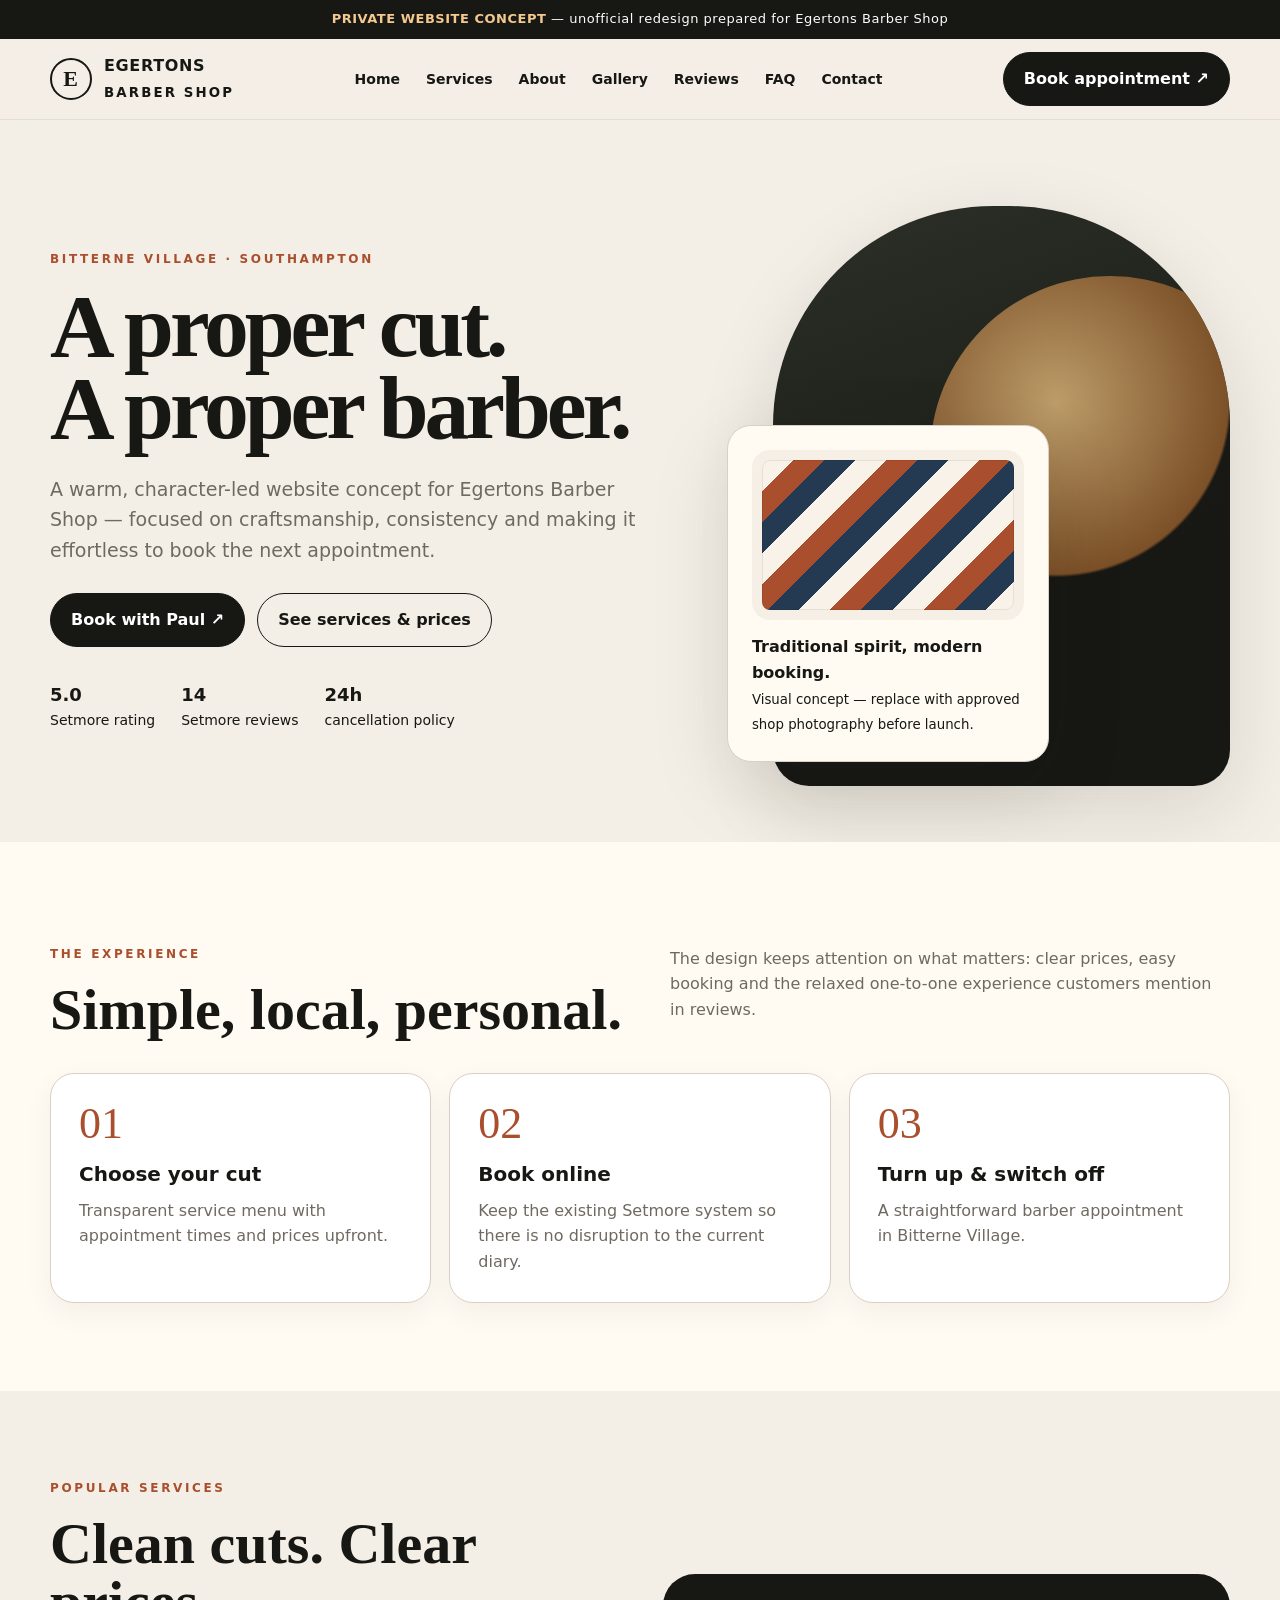
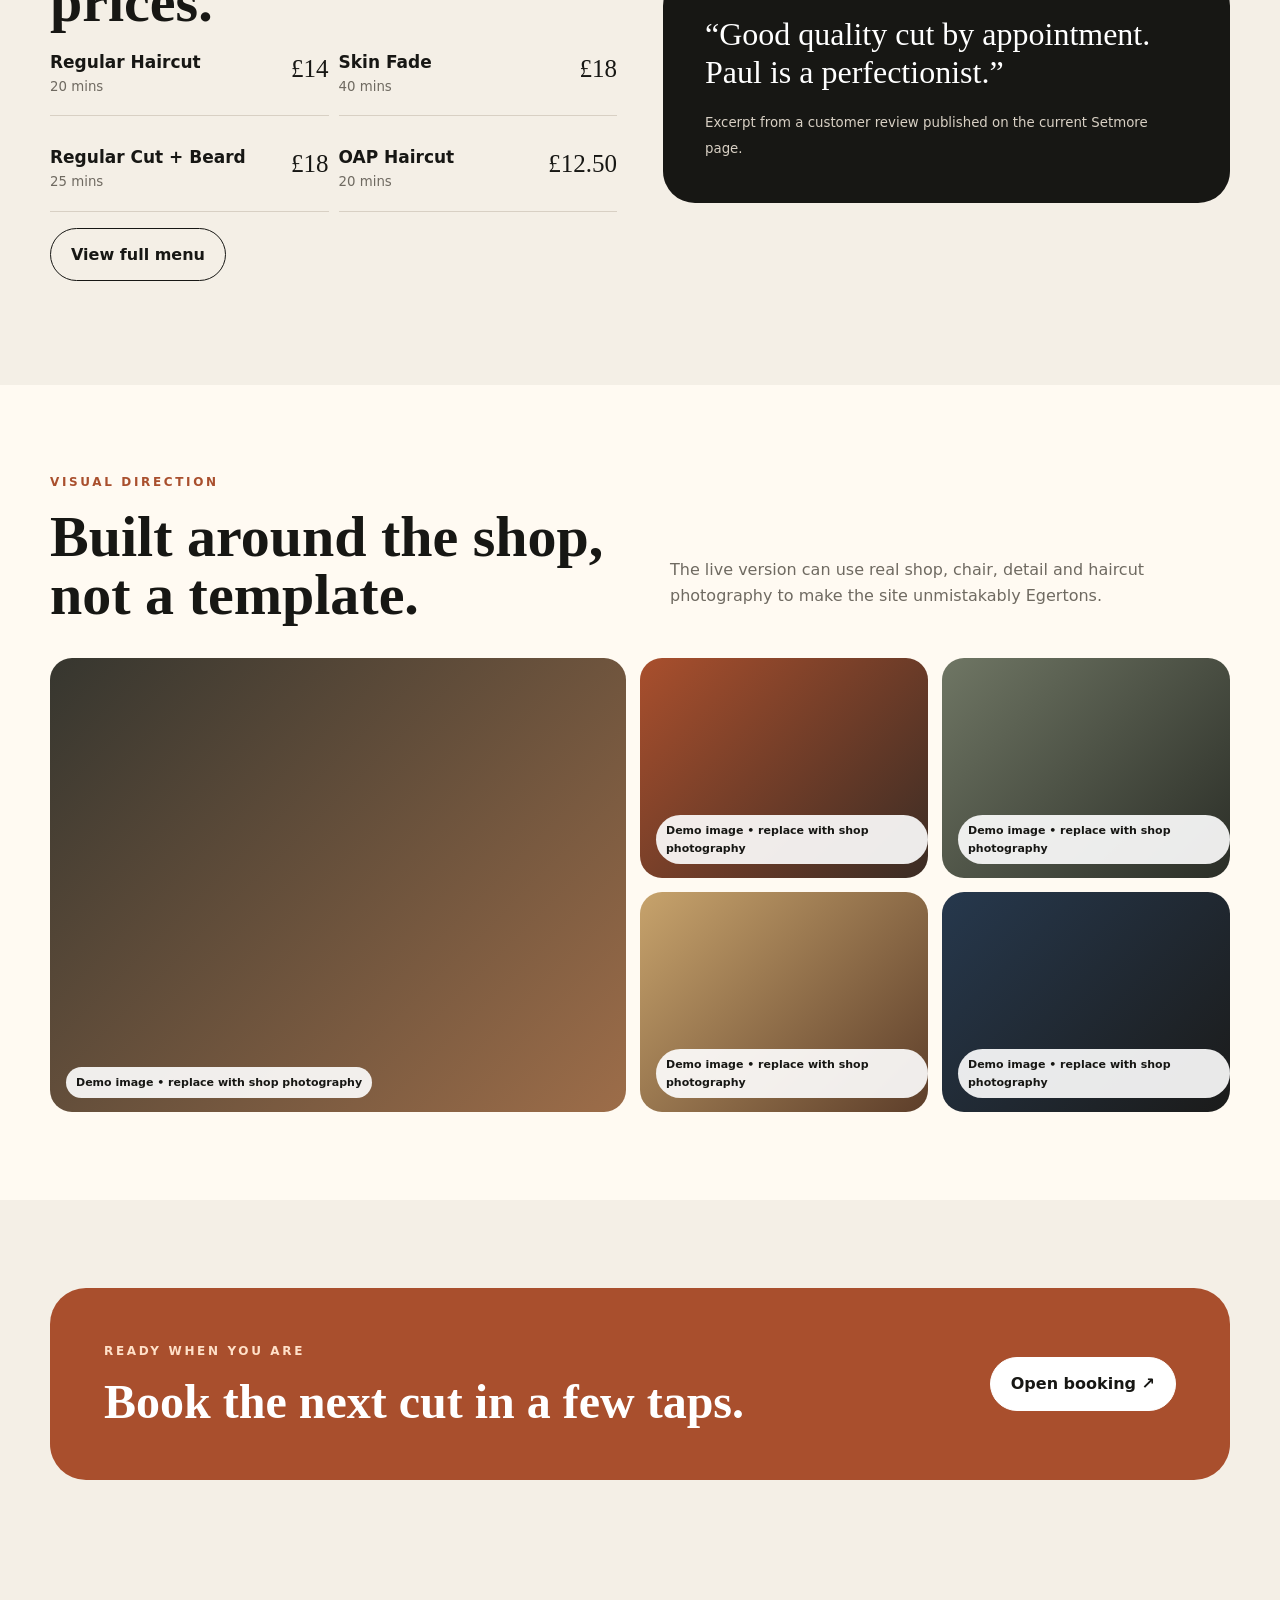
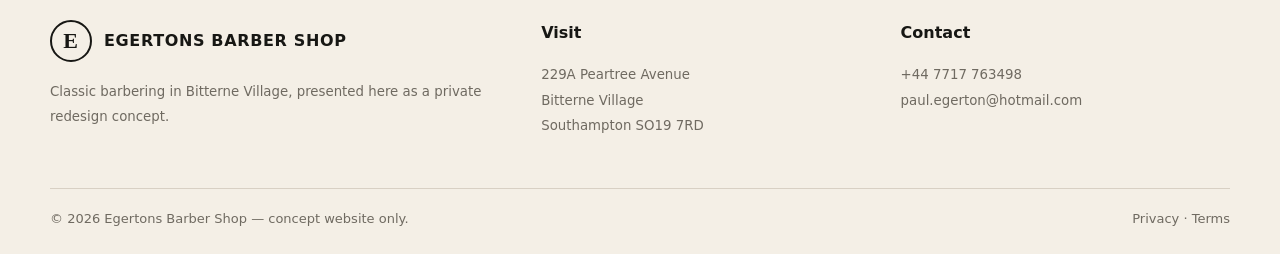
<file: index.html>
<!doctype html>
<html lang="en">

<head>
    <meta charset="utf-8">
    <meta name="viewport" content="width=device-width,initial-scale=1">
    <title>Home | Egertons Barber Shop</title>
    <meta name="description" content="Egertons Barber Shop concept website">
    <link rel="stylesheet" href="assets/css/styles.css">
</head>

<body>
    <div class="demo-bar"><strong>PRIVATE WEBSITE CONCEPT</strong> — unofficial redesign prepared for Egertons Barber
        Shop</div>
    <header class="site-header">
        <div class="container nav"><a class="brand" href="index.html"><span
                    class="mark">E</span><span>EGERTONS<br><small style="font-weight:600;letter-spacing:.16em">BARBER
                        SHOP</small></span></a>
            <nav class="nav-links"><a href="index.html">Home</a><a href="services.html">Services</a><a
                    href="about.html">About</a><a href="gallery.html">Gallery</a><a href="reviews.html">Reviews</a><a
                    href="faq.html">FAQ</a><a href="contact.html">Contact</a></nav><a class="btn btn-dark"
                href="https://barbershop6829.setmore.com/" target="_blank" rel="noopener">Book appointment ↗</a><button
                class="menu" aria-label="Open navigation">☰</button>
        </div>
    </header>
    <main>
        <section class="hero">
            <div class="container hero-grid">
                <div>
                    <div class="eyebrow">Bitterne Village · Southampton</div>
                    <h1>A proper cut.<br>A proper barber.</h1>
                    <p>A warm, character-led website concept for Egertons Barber Shop — focused on craftsmanship,
                        consistency and making it effortless to book the next appointment.</p>
                    <div class="hero-actions"><a class="btn btn-dark" href="https://barbershop6829.setmore.com/"
                            target="_blank" rel="noopener">Book with Paul ↗</a><a class="btn btn-light"
                            href="services.html">See services & prices</a></div>
                    <div class="meta-row">
                        <div><strong>5.0</strong>Setmore rating</div>
                        <div><strong>14</strong>Setmore reviews</div>
                        <div><strong>24h</strong>cancellation policy</div>
                    </div>
                </div>
                <div class="hero-art">
                    <div class="arch"></div>
                    <div class="photo-card">
                        <div class="barber-pole"></div><strong style="display:block;margin-top:14px">Traditional spirit,
                            modern booking.</strong><small>Visual concept — replace with approved shop photography
                            before launch.</small>
                    </div>
                </div>
            </div>
        </section>
        <section class="section alt">
            <div class="container">
                <div class="section-head">
                    <div>
                        <div class="eyebrow">The experience</div>
                        <h2>Simple, local, personal.</h2>
                    </div>
                    <p>The design keeps attention on what matters: clear prices, easy booking and the relaxed one-to-one
                        experience customers mention in reviews.</p>
                </div>
                <div class="cards">
                    <article class="card">
                        <div class="num">01</div>
                        <h3>Choose your cut</h3>
                        <p>Transparent service menu with appointment times and prices upfront.</p>
                    </article>
                    <article class="card">
                        <div class="num">02</div>
                        <h3>Book online</h3>
                        <p>Keep the existing Setmore system so there is no disruption to the current diary.</p>
                    </article>
                    <article class="card">
                        <div class="num">03</div>
                        <h3>Turn up & switch off</h3>
                        <p>A straightforward barber appointment in Bitterne Village.</p>
                    </article>
                </div>
            </div>
        </section>
        <section class="section">
            <div class="container split">
                <div>
                    <div class="eyebrow">Popular services</div>
                    <h2>Clean cuts. Clear prices.</h2>
                    <div class="service-list">
                        <div class="service"><span><strong>Regular Haircut</strong><small>20 mins</small></span><span
                                class="price">£14</span></div>
                        <div class="service"><span><strong>Skin Fade</strong><small>40 mins</small></span><span
                                class="price">£18</span></div>
                        <div class="service"><span><strong>Regular Cut + Beard</strong><small>25
                                    mins</small></span><span class="price">£18</span></div>
                        <div class="service"><span><strong>OAP Haircut</strong><small>20 mins</small></span><span
                                class="price">£12.50</span></div>
                    </div>
                    <p><a class="btn btn-light" href="services.html">View full menu</a></p>
                </div>
                <div class="quote">
                    <p>“Good quality cut by appointment. Paul is a perfectionist.”</p><small>Excerpt from a customer
                        review published on the current Setmore page.</small>
                </div>
            </div>
        </section>
        <section class="section alt">
            <div class="container">
                <div class="section-head">
                    <div>
                        <div class="eyebrow">Visual direction</div>
                        <h2>Built around the shop, not a template.</h2>
                    </div>
                    <p>The live version can use real shop, chair, detail and haircut photography to make the site
                        unmistakably Egertons.</p>
                </div>
                <div class="gallery-grid">
                    <div class="shot"></div>
                    <div class="shot"></div>
                    <div class="shot"></div>
                    <div class="shot"></div>
                    <div class="shot"></div>
                </div>
            </div>
        </section>
        <section class="section">
            <div class="container cta">
                <div>
                    <div class="eyebrow" style="color:#ffe0c8">Ready when you are</div>
                    <h2>Book the next cut in a few taps.</h2>
                </div><a class="btn" style="background:#fff;border-color:#fff;color:#171714"
                    href="https://barbershop6829.setmore.com/" target="_blank" rel="noopener">Open booking ↗</a>
            </div>
        </section>
    </main>
    <footer class="footer">
        <div class="container">
            <div class="footer-grid">
                <div>
                    <div class="brand"><span class="mark">E</span><span>EGERTONS BARBER SHOP</span></div>
                    <p><small>Classic barbering in Bitterne Village, presented here as a private redesign
                            concept.</small></p>
                </div>
                <div><strong>Visit</strong>
                    <p><small>229A Peartree Avenue<br>Bitterne Village<br>Southampton SO19 7RD</small></p>
                </div>
                <div><strong>Contact</strong>
                    <p><small>+44 7717 763498<br>paul.egerton@hotmail.com</small></p>
                </div>
            </div>
            <div class="subfooter"><span>© 2026 Egertons Barber Shop — concept website only.</span><span><a
                        href="privacy.html">Privacy</a> · <a href="terms.html">Terms</a></span></div>
        </div>
    </footer><a class="btn btn-dark mobile-book" href="https://barbershop6829.setmore.com/" target="_blank"
        rel="noopener">Book appointment ↗</a>
    <script src="assets/js/site.js"></script>
</body>

</html>
</file>
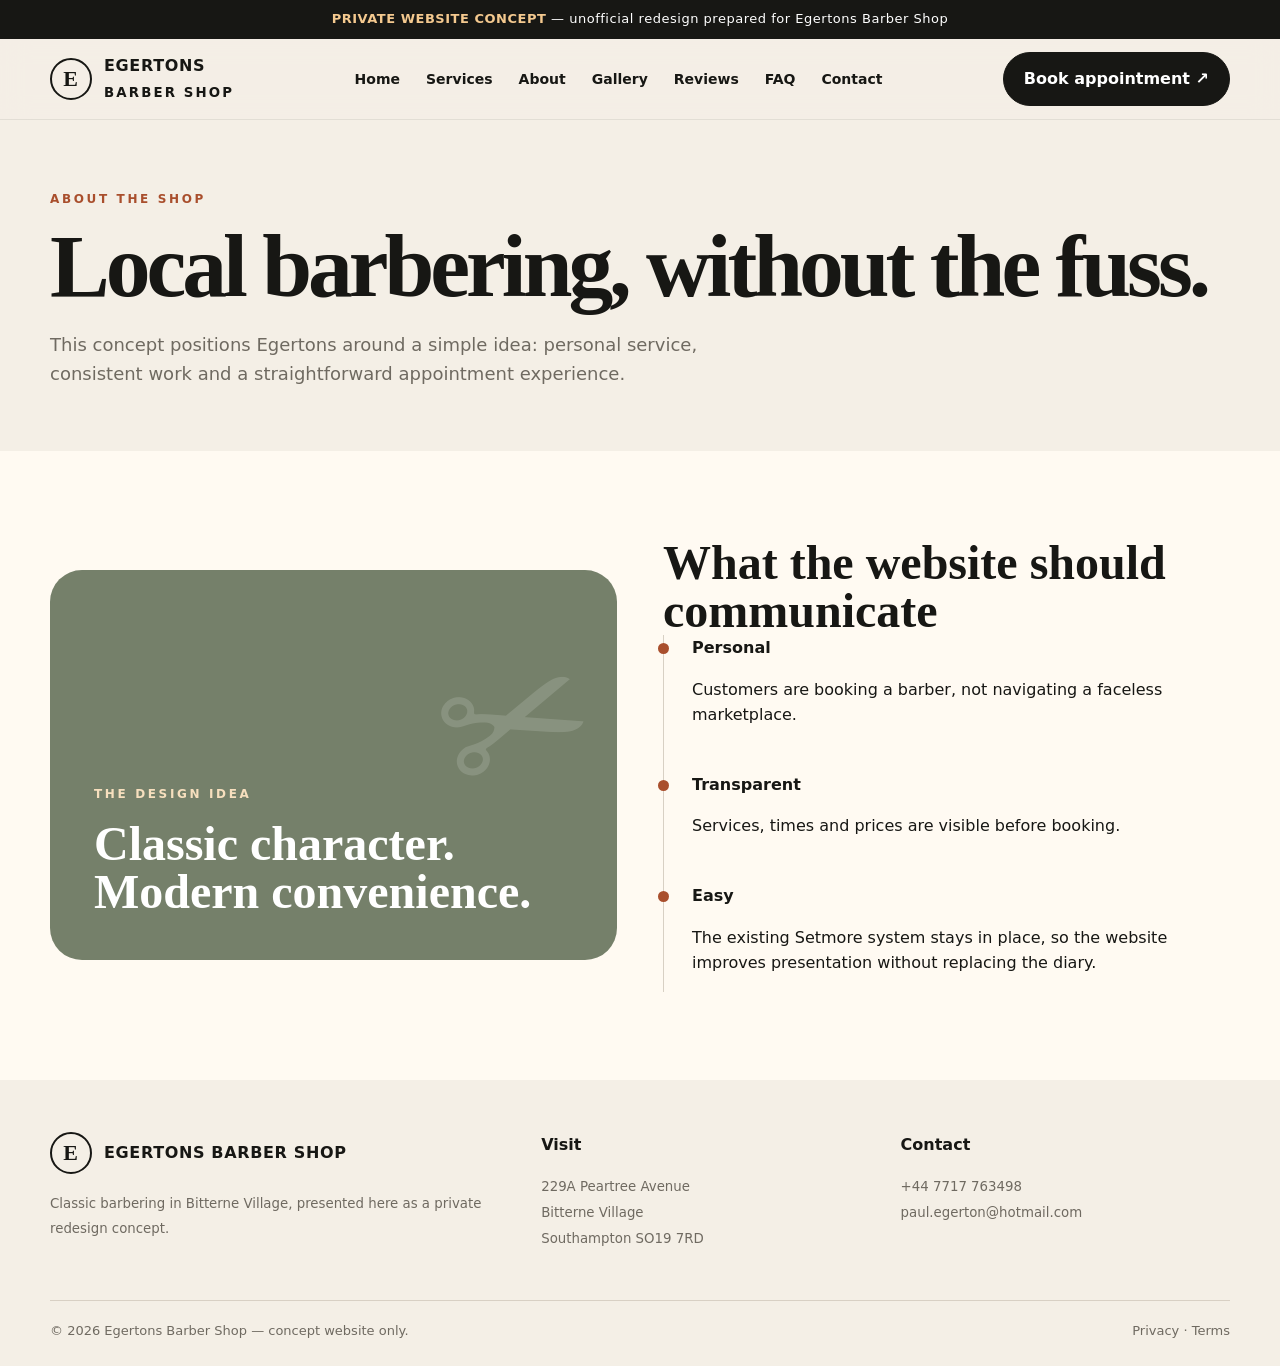
<file: about.html>
<!doctype html>
<html lang="en">

<head>
    <meta charset="utf-8">
    <meta name="viewport" content="width=device-width,initial-scale=1">
    <title>About | Egertons Barber Shop</title>
    <meta name="description" content="Egertons Barber Shop concept website">
    <link rel="stylesheet" href="assets/css/styles.css">
</head>

<body>
    <div class="demo-bar"><strong>PRIVATE WEBSITE CONCEPT</strong> — unofficial redesign prepared for Egertons Barber
        Shop</div>
    <header class="site-header">
        <div class="container nav"><a class="brand" href="index.html"><span
                    class="mark">E</span><span>EGERTONS<br><small style="font-weight:600;letter-spacing:.16em">BARBER
                        SHOP</small></span></a>
            <nav class="nav-links"><a href="index.html">Home</a><a href="services.html">Services</a><a
                    href="about.html">About</a><a href="gallery.html">Gallery</a><a href="reviews.html">Reviews</a><a
                    href="faq.html">FAQ</a><a href="contact.html">Contact</a></nav><a class="btn btn-dark"
                href="https://barbershop6829.setmore.com/" target="_blank" rel="noopener">Book appointment ↗</a><button
                class="menu" aria-label="Open navigation">☰</button>
        </div>
    </header>
    <main>
        <section class="page-hero">
            <div class="container">
                <div class="eyebrow">About the shop</div>
                <h1>Local barbering, without the fuss.</h1>
                <p>This concept positions Egertons around a simple idea: personal service, consistent work and a
                    straightforward appointment experience.</p>
            </div>
        </section>
        <section class="section alt">
            <div class="container split">
                <div class="feature-box">
                    <div class="eyebrow" style="color:#f7dfbe">The design idea</div>
                    <h2 style="font-family:Georgia,serif;font-size:48px;margin:0">Classic character.<br>Modern
                        convenience.</h2>
                </div>
                <div>
                    <h2 style="font-family:Georgia,serif;font-size:48px">What the website should communicate</h2>
                    <div class="timeline">
                        <article><strong>Personal</strong>
                            <p>Customers are booking a barber, not navigating a faceless marketplace.</p>
                        </article>
                        <article><strong>Transparent</strong>
                            <p>Services, times and prices are visible before booking.</p>
                        </article>
                        <article><strong>Easy</strong>
                            <p>The existing Setmore system stays in place, so the website improves presentation without
                                replacing the diary.</p>
                        </article>
                    </div>
                </div>
            </div>
        </section>
    </main>
    <footer class="footer">
        <div class="container">
            <div class="footer-grid">
                <div>
                    <div class="brand"><span class="mark">E</span><span>EGERTONS BARBER SHOP</span></div>
                    <p><small>Classic barbering in Bitterne Village, presented here as a private redesign
                            concept.</small></p>
                </div>
                <div><strong>Visit</strong>
                    <p><small>229A Peartree Avenue<br>Bitterne Village<br>Southampton SO19 7RD</small></p>
                </div>
                <div><strong>Contact</strong>
                    <p><small>+44 7717 763498<br>paul.egerton@hotmail.com</small></p>
                </div>
            </div>
            <div class="subfooter"><span>© 2026 Egertons Barber Shop — concept website only.</span><span><a
                        href="privacy.html">Privacy</a> · <a href="terms.html">Terms</a></span></div>
        </div>
    </footer><a class="btn btn-dark mobile-book" href="https://barbershop6829.setmore.com/" target="_blank"
        rel="noopener">Book appointment ↗</a>
    <script src="assets/js/site.js"></script>
</body>

</html>
</file>
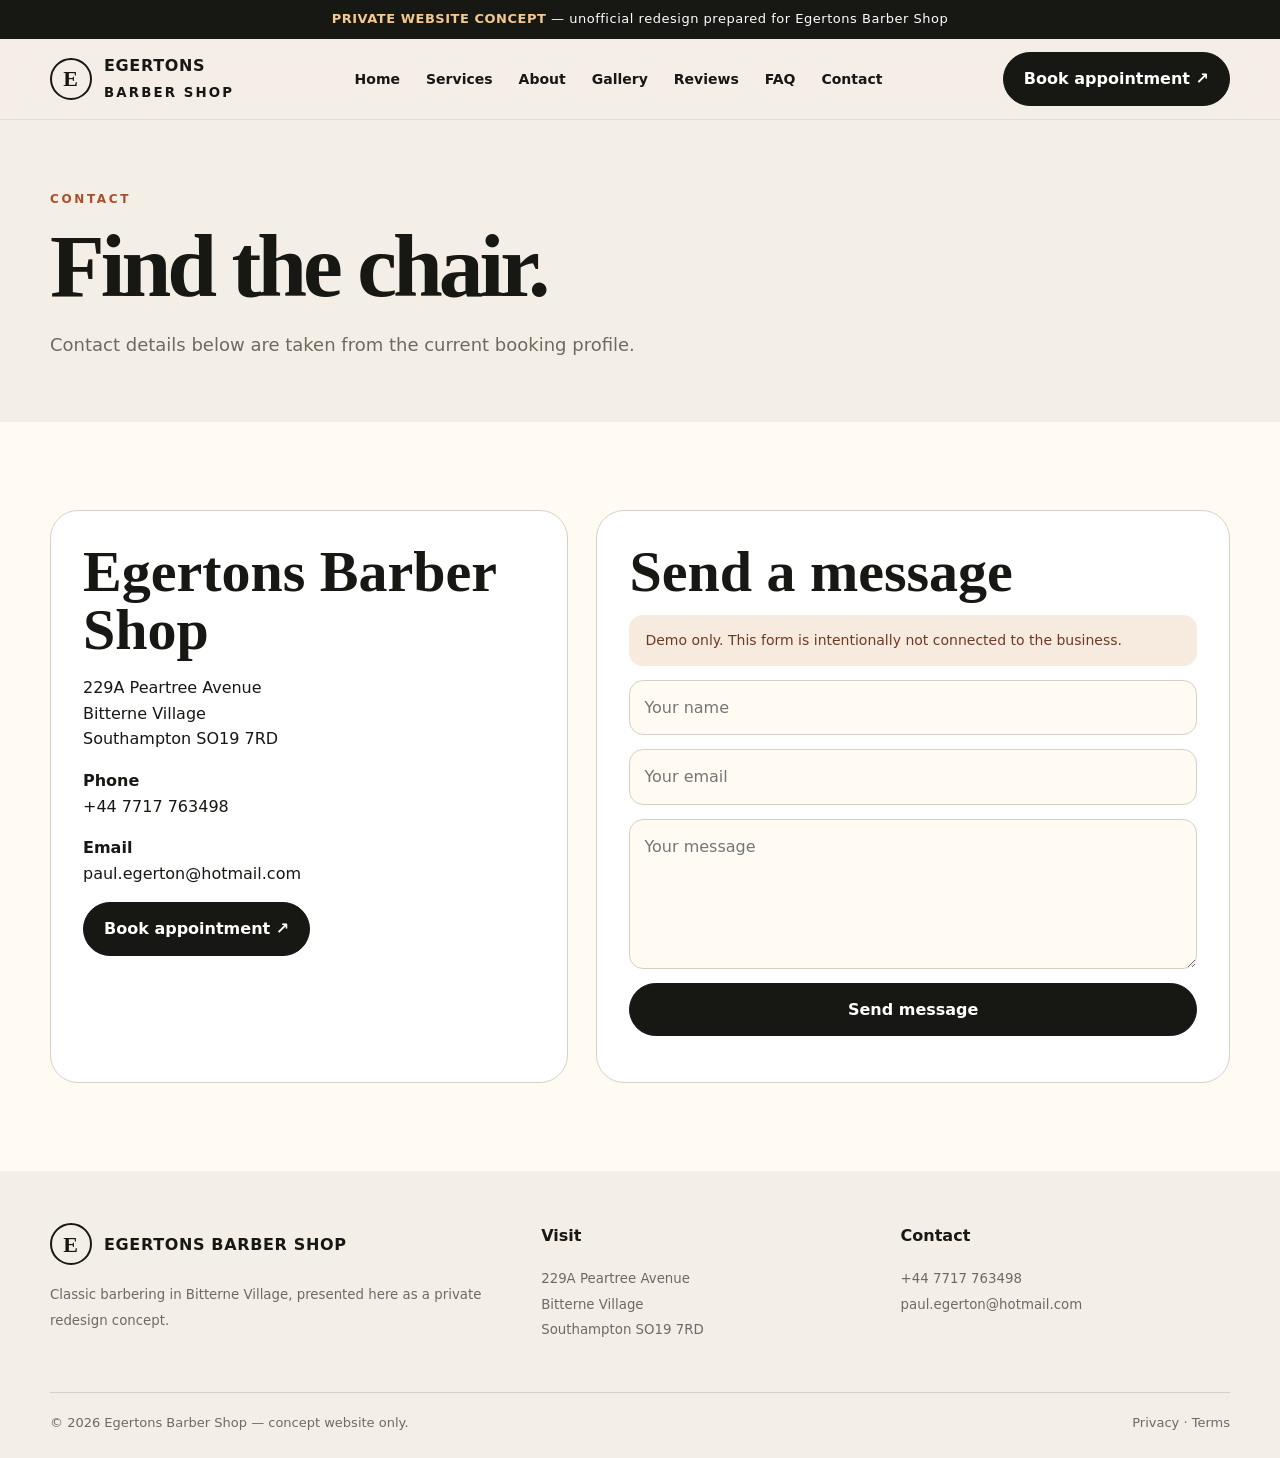
<file: contact.html>
<!doctype html>
<html lang="en">

<head>
    <meta charset="utf-8">
    <meta name="viewport" content="width=device-width,initial-scale=1">
    <title>Contact | Egertons Barber Shop</title>
    <meta name="description" content="Egertons Barber Shop concept website">
    <link rel="stylesheet" href="assets/css/styles.css">
</head>

<body>
    <div class="demo-bar"><strong>PRIVATE WEBSITE CONCEPT</strong> — unofficial redesign prepared for Egertons Barber
        Shop</div>
    <header class="site-header">
        <div class="container nav"><a class="brand" href="index.html"><span
                    class="mark">E</span><span>EGERTONS<br><small style="font-weight:600;letter-spacing:.16em">BARBER
                        SHOP</small></span></a>
            <nav class="nav-links"><a href="index.html">Home</a><a href="services.html">Services</a><a
                    href="about.html">About</a><a href="gallery.html">Gallery</a><a href="reviews.html">Reviews</a><a
                    href="faq.html">FAQ</a><a href="contact.html">Contact</a></nav><a class="btn btn-dark"
                href="https://barbershop6829.setmore.com/" target="_blank" rel="noopener">Book appointment ↗</a><button
                class="menu" aria-label="Open navigation">☰</button>
        </div>
    </header>
    <main>
        <section class="page-hero">
            <div class="container">
                <div class="eyebrow">Contact</div>
                <h1>Find the chair.</h1>
                <p>Contact details below are taken from the current booking profile.</p>
            </div>
        </section>
        <section class="section alt">
            <div class="container contact-grid">
                <div class="panel">
                    <h2 style="font-family:Georgia,serif">Egertons Barber Shop</h2>
                    <p>229A Peartree Avenue<br>Bitterne Village<br>Southampton SO19 7RD</p>
                    <p><strong>Phone</strong><br><a href="tel:+447717763498">+44 7717 763498</a></p>
                    <p><strong>Email</strong><br><a href="mailto:paul.egerton@hotmail.com">paul.egerton@hotmail.com</a>
                    </p><a class="btn btn-dark" href="https://barbershop6829.setmore.com/" target="_blank">Book
                        appointment ↗</a>
                </div>
                <div class="panel">
                    <h2 style="font-family:Georgia,serif">Send a message</h2>
                    <p class="notice">Demo only. This form is intentionally not connected to the business.</p>
                    <form class="form" id="contact-form"><input required placeholder="Your name"><input required
                            type="email" placeholder="Your email"><textarea required
                            placeholder="Your message"></textarea><button class="btn btn-dark" type="submit">Send
                            message</button>
                        <div id="form-msg" aria-live="polite"></div>
                    </form>
                </div>
            </div>
        </section>
    </main>
    <footer class="footer">
        <div class="container">
            <div class="footer-grid">
                <div>
                    <div class="brand"><span class="mark">E</span><span>EGERTONS BARBER SHOP</span></div>
                    <p><small>Classic barbering in Bitterne Village, presented here as a private redesign
                            concept.</small></p>
                </div>
                <div><strong>Visit</strong>
                    <p><small>229A Peartree Avenue<br>Bitterne Village<br>Southampton SO19 7RD</small></p>
                </div>
                <div><strong>Contact</strong>
                    <p><small>+44 7717 763498<br>paul.egerton@hotmail.com</small></p>
                </div>
            </div>
            <div class="subfooter"><span>© 2026 Egertons Barber Shop — concept website only.</span><span><a
                        href="privacy.html">Privacy</a> · <a href="terms.html">Terms</a></span></div>
        </div>
    </footer><a class="btn btn-dark mobile-book" href="https://barbershop6829.setmore.com/" target="_blank"
        rel="noopener">Book appointment ↗</a>
    <script src="assets/js/site.js"></script>
</body>

</html>
</file>
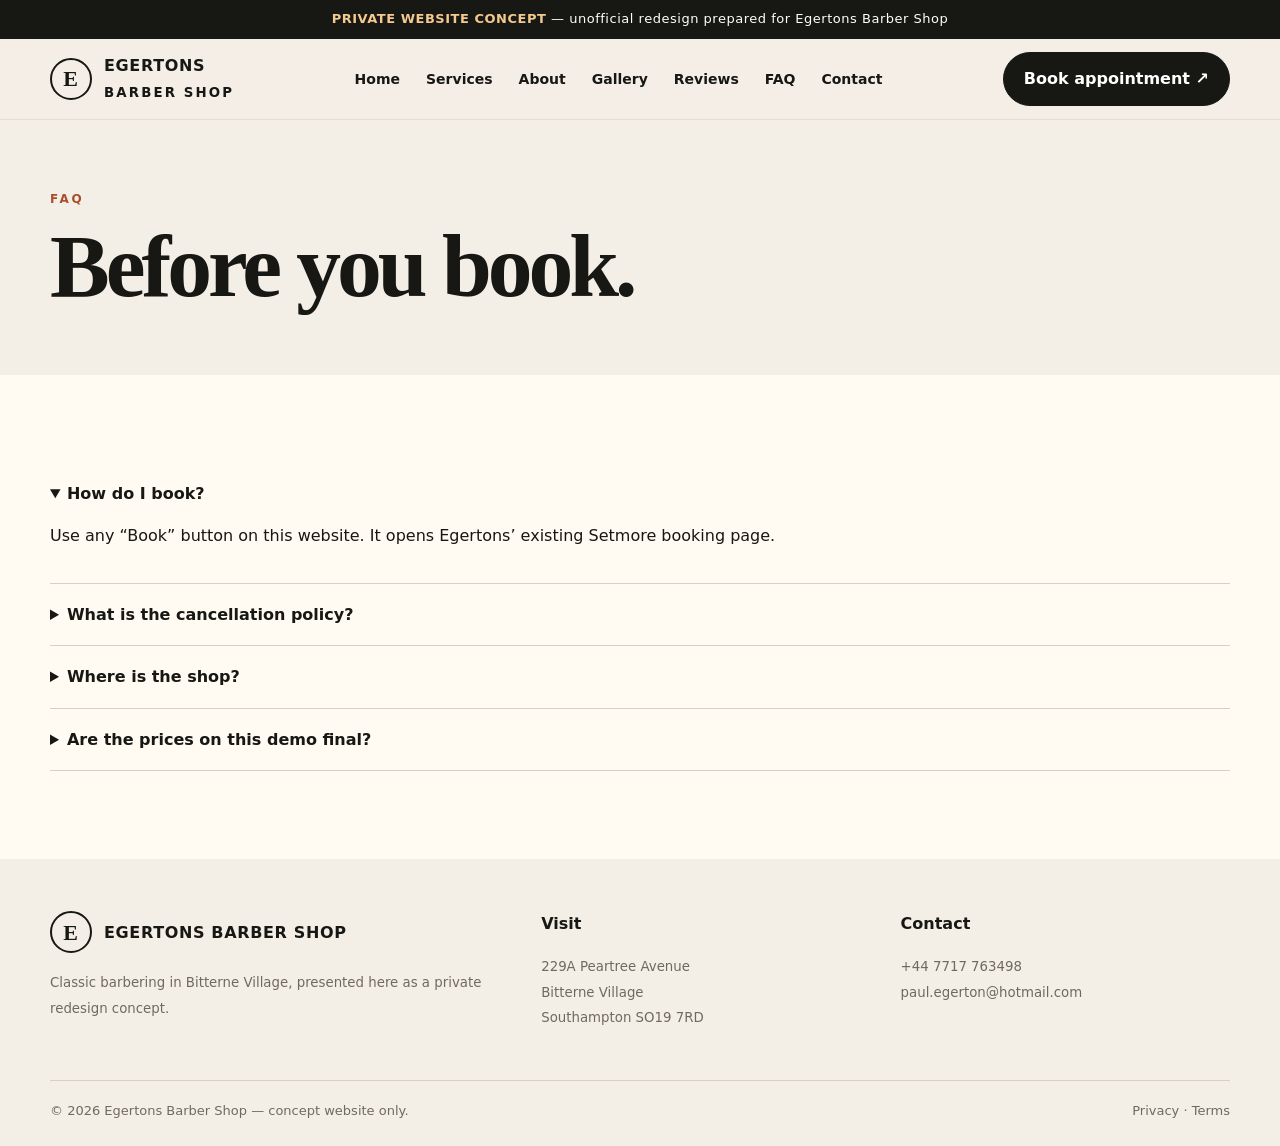
<file: faq.html>
<!doctype html>
<html lang="en">

<head>
    <meta charset="utf-8">
    <meta name="viewport" content="width=device-width,initial-scale=1">
    <title>FAQ | Egertons Barber Shop</title>
    <meta name="description" content="Egertons Barber Shop concept website">
    <link rel="stylesheet" href="assets/css/styles.css">
</head>

<body>
    <div class="demo-bar"><strong>PRIVATE WEBSITE CONCEPT</strong> — unofficial redesign prepared for Egertons Barber
        Shop</div>
    <header class="site-header">
        <div class="container nav"><a class="brand" href="index.html"><span
                    class="mark">E</span><span>EGERTONS<br><small style="font-weight:600;letter-spacing:.16em">BARBER
                        SHOP</small></span></a>
            <nav class="nav-links"><a href="index.html">Home</a><a href="services.html">Services</a><a
                    href="about.html">About</a><a href="gallery.html">Gallery</a><a href="reviews.html">Reviews</a><a
                    href="faq.html">FAQ</a><a href="contact.html">Contact</a></nav><a class="btn btn-dark"
                href="https://barbershop6829.setmore.com/" target="_blank" rel="noopener">Book appointment ↗</a><button
                class="menu" aria-label="Open navigation">☰</button>
        </div>
    </header>
    <main>
        <section class="page-hero">
            <div class="container">
                <div class="eyebrow">FAQ</div>
                <h1>Before you book.</h1>
            </div>
        </section>
        <section class="section alt">
            <div class="container faq">
                <details open>
                    <summary>How do I book?</summary>
                    <p>Use any “Book” button on this website. It opens Egertons’ existing Setmore booking page.</p>
                </details>
                <details>
                    <summary>What is the cancellation policy?</summary>
                    <p>The current Setmore page states that missed appointments or cancellations with less than 24
                        hours’ notice are fully chargeable.</p>
                </details>
                <details>
                    <summary>Where is the shop?</summary>
                    <p>229A Peartree Avenue, Bitterne Village, Southampton SO19 7RD.</p>
                </details>
                <details>
                    <summary>Are the prices on this demo final?</summary>
                    <p>They reflect the current Setmore listing, but should be reconfirmed with the business before
                        publishing an official site.</p>
                </details>
            </div>
        </section>
    </main>
    <footer class="footer">
        <div class="container">
            <div class="footer-grid">
                <div>
                    <div class="brand"><span class="mark">E</span><span>EGERTONS BARBER SHOP</span></div>
                    <p><small>Classic barbering in Bitterne Village, presented here as a private redesign
                            concept.</small></p>
                </div>
                <div><strong>Visit</strong>
                    <p><small>229A Peartree Avenue<br>Bitterne Village<br>Southampton SO19 7RD</small></p>
                </div>
                <div><strong>Contact</strong>
                    <p><small>+44 7717 763498<br>paul.egerton@hotmail.com</small></p>
                </div>
            </div>
            <div class="subfooter"><span>© 2026 Egertons Barber Shop — concept website only.</span><span><a
                        href="privacy.html">Privacy</a> · <a href="terms.html">Terms</a></span></div>
        </div>
    </footer><a class="btn btn-dark mobile-book" href="https://barbershop6829.setmore.com/" target="_blank"
        rel="noopener">Book appointment ↗</a>
    <script src="assets/js/site.js"></script>
</body>

</html>
</file>
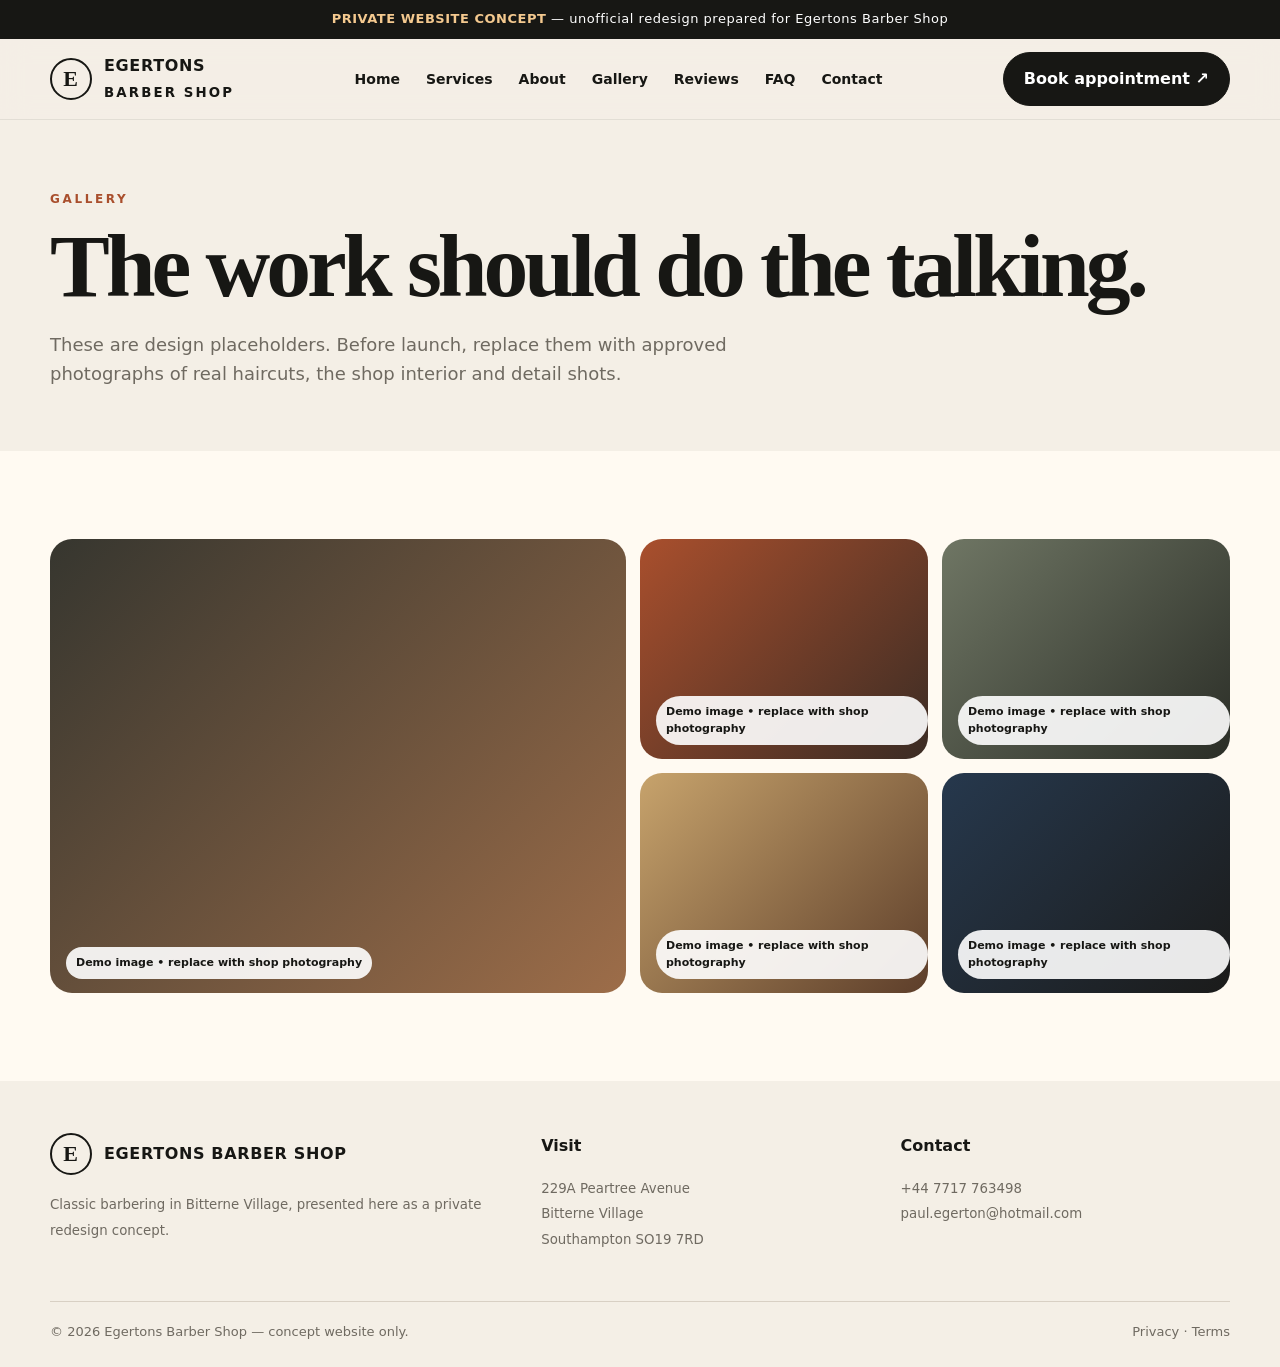
<file: gallery.html>
<!doctype html>
<html lang="en">

<head>
    <meta charset="utf-8">
    <meta name="viewport" content="width=device-width,initial-scale=1">
    <title>Gallery | Egertons Barber Shop</title>
    <meta name="description" content="Egertons Barber Shop concept website">
    <link rel="stylesheet" href="assets/css/styles.css">
</head>

<body>
    <div class="demo-bar"><strong>PRIVATE WEBSITE CONCEPT</strong> — unofficial redesign prepared for Egertons Barber
        Shop</div>
    <header class="site-header">
        <div class="container nav"><a class="brand" href="index.html"><span
                    class="mark">E</span><span>EGERTONS<br><small style="font-weight:600;letter-spacing:.16em">BARBER
                        SHOP</small></span></a>
            <nav class="nav-links"><a href="index.html">Home</a><a href="services.html">Services</a><a
                    href="about.html">About</a><a href="gallery.html">Gallery</a><a href="reviews.html">Reviews</a><a
                    href="faq.html">FAQ</a><a href="contact.html">Contact</a></nav><a class="btn btn-dark"
                href="https://barbershop6829.setmore.com/" target="_blank" rel="noopener">Book appointment ↗</a><button
                class="menu" aria-label="Open navigation">☰</button>
        </div>
    </header>
    <main>
        <section class="page-hero">
            <div class="container">
                <div class="eyebrow">Gallery</div>
                <h1>The work should do the talking.</h1>
                <p>These are design placeholders. Before launch, replace them with approved photographs of real
                    haircuts, the shop interior and detail shots.</p>
            </div>
        </section>
        <section class="section alt">
            <div class="container">
                <div class="gallery-grid">
                    <div class="shot"></div>
                    <div class="shot"></div>
                    <div class="shot"></div>
                    <div class="shot"></div>
                    <div class="shot"></div>
                </div>
            </div>
        </section>
    </main>
    <footer class="footer">
        <div class="container">
            <div class="footer-grid">
                <div>
                    <div class="brand"><span class="mark">E</span><span>EGERTONS BARBER SHOP</span></div>
                    <p><small>Classic barbering in Bitterne Village, presented here as a private redesign
                            concept.</small></p>
                </div>
                <div><strong>Visit</strong>
                    <p><small>229A Peartree Avenue<br>Bitterne Village<br>Southampton SO19 7RD</small></p>
                </div>
                <div><strong>Contact</strong>
                    <p><small>+44 7717 763498<br>paul.egerton@hotmail.com</small></p>
                </div>
            </div>
            <div class="subfooter"><span>© 2026 Egertons Barber Shop — concept website only.</span><span><a
                        href="privacy.html">Privacy</a> · <a href="terms.html">Terms</a></span></div>
        </div>
    </footer><a class="btn btn-dark mobile-book" href="https://barbershop6829.setmore.com/" target="_blank"
        rel="noopener">Book appointment ↗</a>
    <script src="assets/js/site.js"></script>
</body>

</html>
</file>
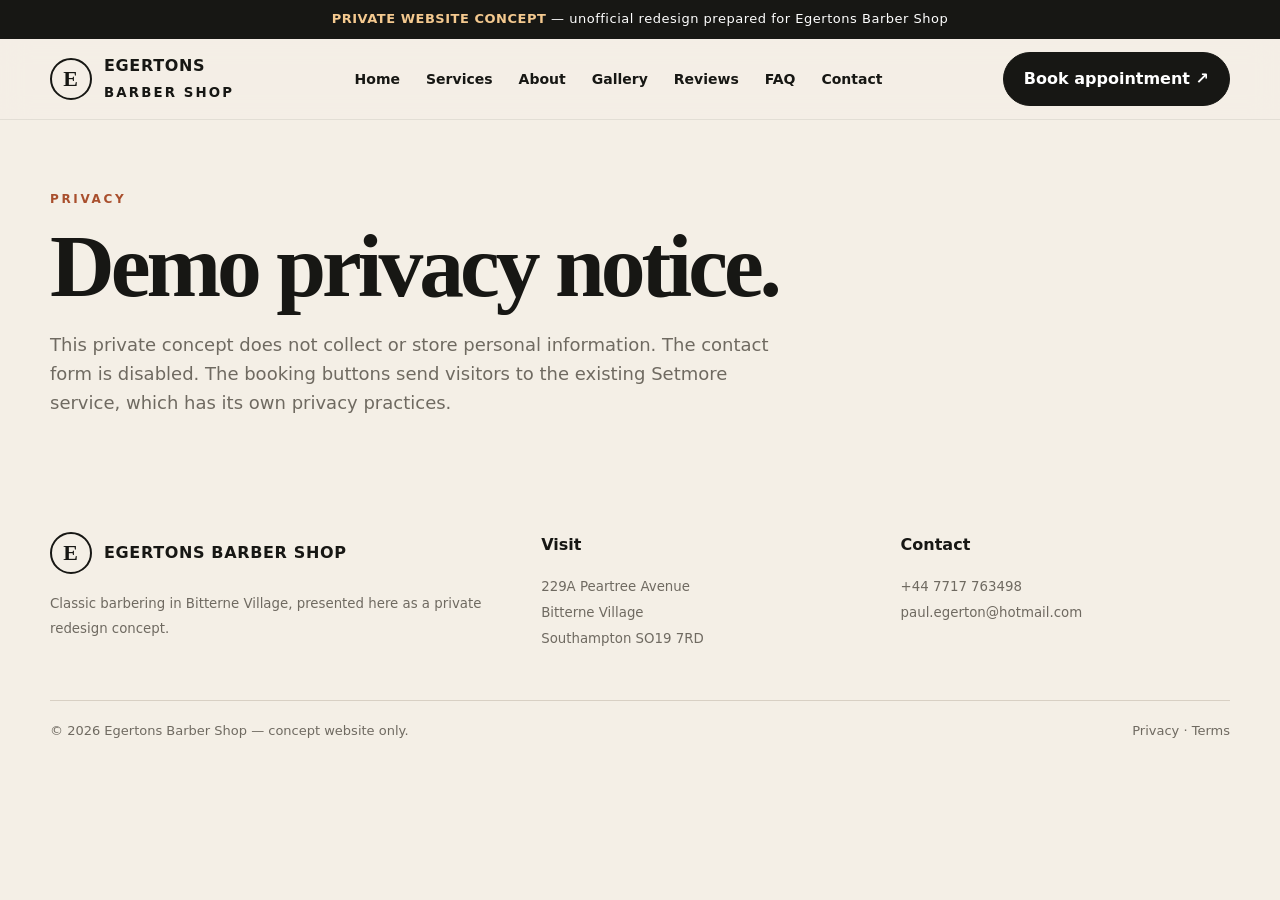
<file: privacy.html>
<!doctype html>
<html lang="en">

<head>
    <meta charset="utf-8">
    <meta name="viewport" content="width=device-width,initial-scale=1">
    <title>Privacy | Egertons Barber Shop</title>
    <meta name="description" content="Egertons Barber Shop concept website">
    <link rel="stylesheet" href="assets/css/styles.css">
</head>

<body>
    <div class="demo-bar"><strong>PRIVATE WEBSITE CONCEPT</strong> — unofficial redesign prepared for Egertons Barber
        Shop</div>
    <header class="site-header">
        <div class="container nav"><a class="brand" href="index.html"><span
                    class="mark">E</span><span>EGERTONS<br><small style="font-weight:600;letter-spacing:.16em">BARBER
                        SHOP</small></span></a>
            <nav class="nav-links"><a href="index.html">Home</a><a href="services.html">Services</a><a
                    href="about.html">About</a><a href="gallery.html">Gallery</a><a href="reviews.html">Reviews</a><a
                    href="faq.html">FAQ</a><a href="contact.html">Contact</a></nav><a class="btn btn-dark"
                href="https://barbershop6829.setmore.com/" target="_blank" rel="noopener">Book appointment ↗</a><button
                class="menu" aria-label="Open navigation">☰</button>
        </div>
    </header>
    <main>
        <section class="page-hero">
            <div class="container">
                <div class="eyebrow">Privacy</div>
                <h1>Demo privacy notice.</h1>
                <p>This private concept does not collect or store personal information. The contact form is disabled.
                    The booking buttons send visitors to the existing Setmore service, which has its own privacy
                    practices.</p>
            </div>
        </section>
    </main>
    <footer class="footer">
        <div class="container">
            <div class="footer-grid">
                <div>
                    <div class="brand"><span class="mark">E</span><span>EGERTONS BARBER SHOP</span></div>
                    <p><small>Classic barbering in Bitterne Village, presented here as a private redesign
                            concept.</small></p>
                </div>
                <div><strong>Visit</strong>
                    <p><small>229A Peartree Avenue<br>Bitterne Village<br>Southampton SO19 7RD</small></p>
                </div>
                <div><strong>Contact</strong>
                    <p><small>+44 7717 763498<br>paul.egerton@hotmail.com</small></p>
                </div>
            </div>
            <div class="subfooter"><span>© 2026 Egertons Barber Shop — concept website only.</span><span><a
                        href="privacy.html">Privacy</a> · <a href="terms.html">Terms</a></span></div>
        </div>
    </footer><a class="btn btn-dark mobile-book" href="https://barbershop6829.setmore.com/" target="_blank"
        rel="noopener">Book appointment ↗</a>
    <script src="assets/js/site.js"></script>
</body>

</html>
</file>
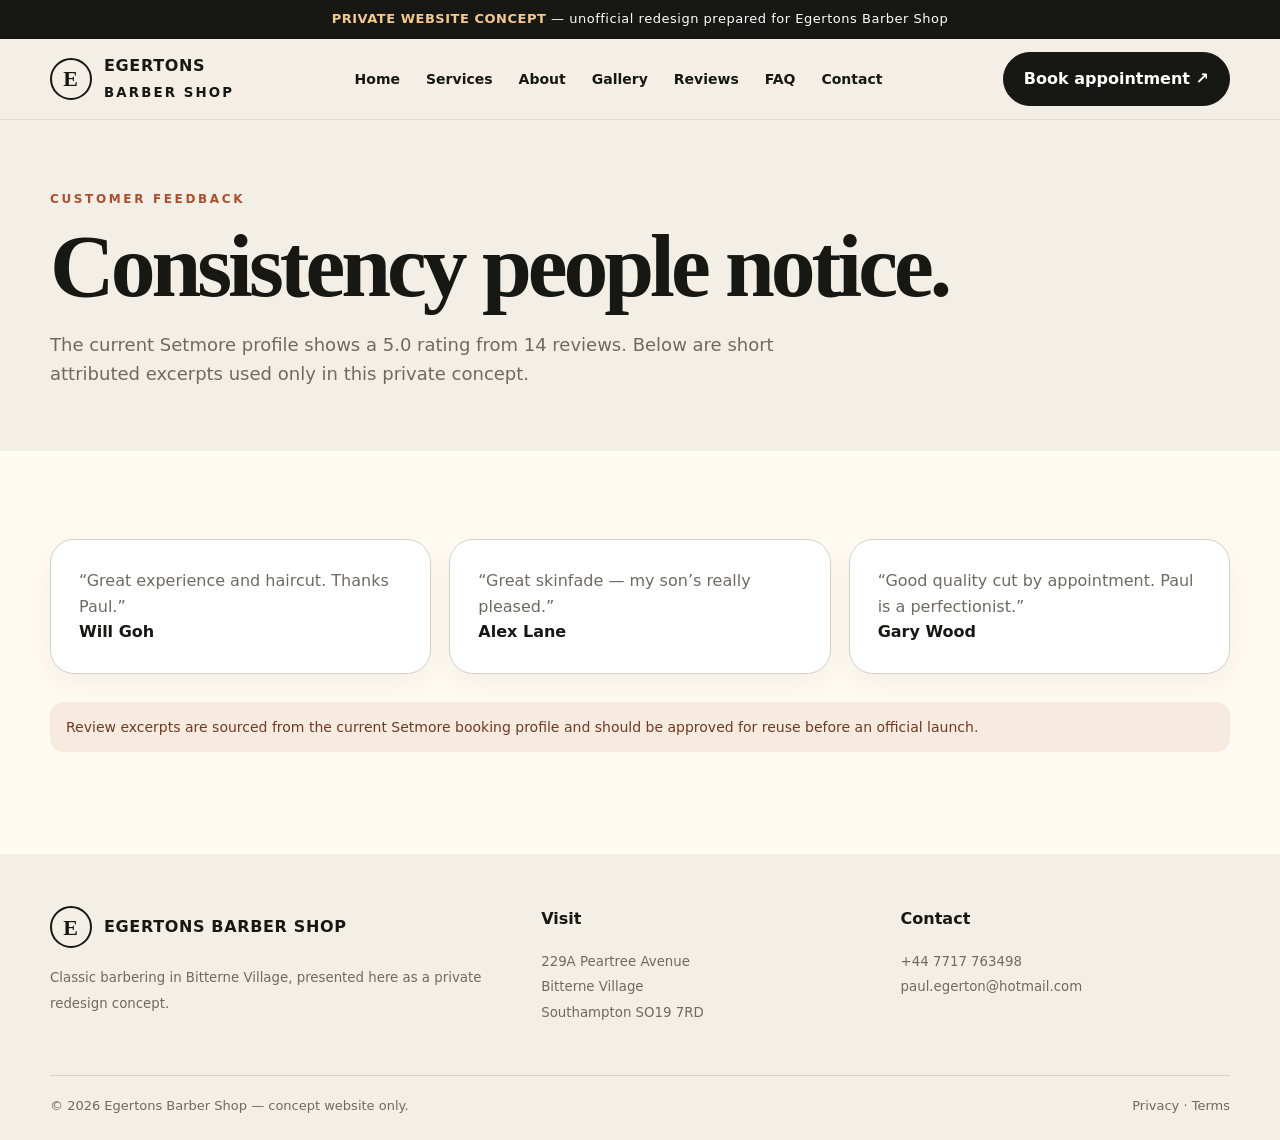
<file: reviews.html>
<!doctype html>
<html lang="en">

<head>
    <meta charset="utf-8">
    <meta name="viewport" content="width=device-width,initial-scale=1">
    <title>Reviews | Egertons Barber Shop</title>
    <meta name="description" content="Egertons Barber Shop concept website">
    <link rel="stylesheet" href="assets/css/styles.css">
</head>

<body>
    <div class="demo-bar"><strong>PRIVATE WEBSITE CONCEPT</strong> — unofficial redesign prepared for Egertons Barber
        Shop</div>
    <header class="site-header">
        <div class="container nav"><a class="brand" href="index.html"><span
                    class="mark">E</span><span>EGERTONS<br><small style="font-weight:600;letter-spacing:.16em">BARBER
                        SHOP</small></span></a>
            <nav class="nav-links"><a href="index.html">Home</a><a href="services.html">Services</a><a
                    href="about.html">About</a><a href="gallery.html">Gallery</a><a href="reviews.html">Reviews</a><a
                    href="faq.html">FAQ</a><a href="contact.html">Contact</a></nav><a class="btn btn-dark"
                href="https://barbershop6829.setmore.com/" target="_blank" rel="noopener">Book appointment ↗</a><button
                class="menu" aria-label="Open navigation">☰</button>
        </div>
    </header>
    <main>
        <section class="page-hero">
            <div class="container">
                <div class="eyebrow">Customer feedback</div>
                <h1>Consistency people notice.</h1>
                <p>The current Setmore profile shows a 5.0 rating from 14 reviews. Below are short attributed excerpts
                    used only in this private concept.</p>
            </div>
        </section>
        <section class="section alt">
            <div class="container cards">
                <article class="card">
                    <p>“Great experience and haircut. Thanks Paul.”</p><strong>Will Goh</strong>
                </article>
                <article class="card">
                    <p>“Great skinfade — my son’s really pleased.”</p><strong>Alex Lane</strong>
                </article>
                <article class="card">
                    <p>“Good quality cut by appointment. Paul is a perfectionist.”</p><strong>Gary Wood</strong>
                </article>
            </div>
            <div class="container" style="margin-top:28px">
                <p class="notice">Review excerpts are sourced from the current Setmore booking profile and should be
                    approved for reuse before an official launch.</p>
            </div>
        </section>
    </main>
    <footer class="footer">
        <div class="container">
            <div class="footer-grid">
                <div>
                    <div class="brand"><span class="mark">E</span><span>EGERTONS BARBER SHOP</span></div>
                    <p><small>Classic barbering in Bitterne Village, presented here as a private redesign
                            concept.</small></p>
                </div>
                <div><strong>Visit</strong>
                    <p><small>229A Peartree Avenue<br>Bitterne Village<br>Southampton SO19 7RD</small></p>
                </div>
                <div><strong>Contact</strong>
                    <p><small>+44 7717 763498<br>paul.egerton@hotmail.com</small></p>
                </div>
            </div>
            <div class="subfooter"><span>© 2026 Egertons Barber Shop — concept website only.</span><span><a
                        href="privacy.html">Privacy</a> · <a href="terms.html">Terms</a></span></div>
        </div>
    </footer><a class="btn btn-dark mobile-book" href="https://barbershop6829.setmore.com/" target="_blank"
        rel="noopener">Book appointment ↗</a>
    <script src="assets/js/site.js"></script>
</body>

</html>
</file>
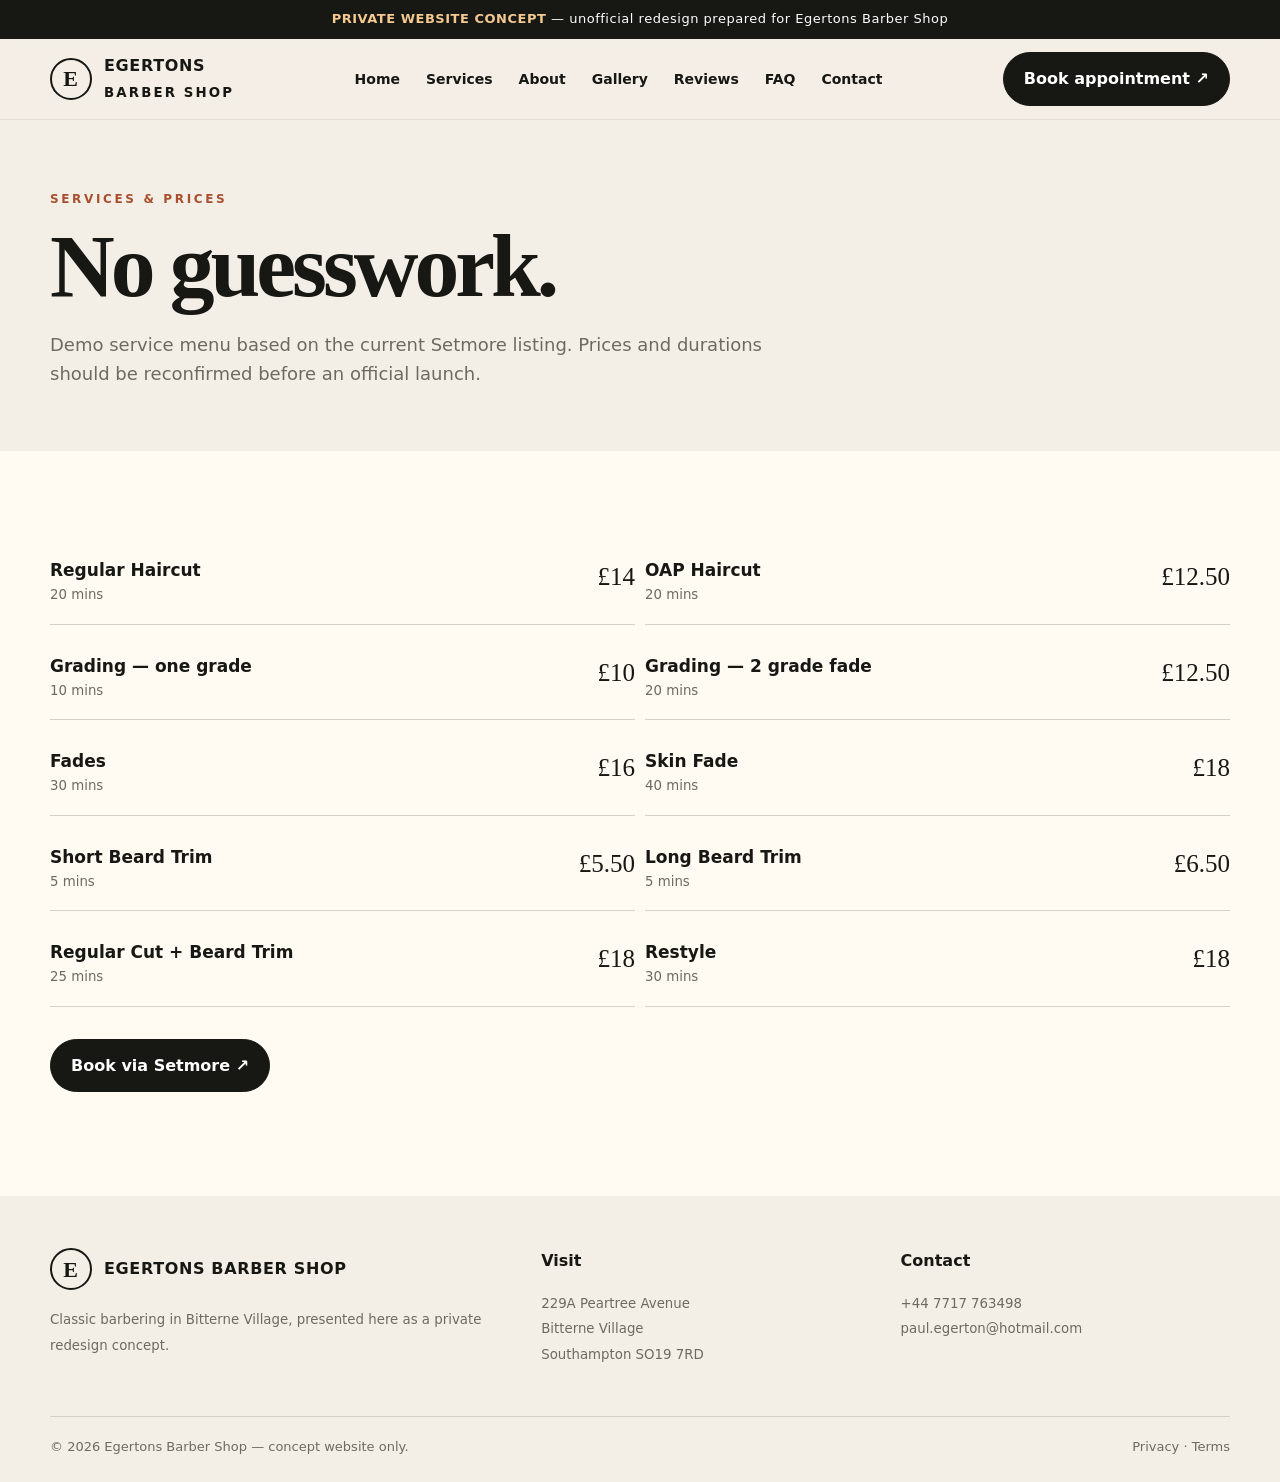
<file: services.html>
<!doctype html>
<html lang="en">

<head>
    <meta charset="utf-8">
    <meta name="viewport" content="width=device-width,initial-scale=1">
    <title>Services | Egertons Barber Shop</title>
    <meta name="description" content="Egertons Barber Shop concept website">
    <link rel="stylesheet" href="assets/css/styles.css">
</head>

<body>
    <div class="demo-bar"><strong>PRIVATE WEBSITE CONCEPT</strong> — unofficial redesign prepared for Egertons Barber
        Shop</div>
    <header class="site-header">
        <div class="container nav"><a class="brand" href="index.html"><span
                    class="mark">E</span><span>EGERTONS<br><small style="font-weight:600;letter-spacing:.16em">BARBER
                        SHOP</small></span></a>
            <nav class="nav-links"><a href="index.html">Home</a><a href="services.html">Services</a><a
                    href="about.html">About</a><a href="gallery.html">Gallery</a><a href="reviews.html">Reviews</a><a
                    href="faq.html">FAQ</a><a href="contact.html">Contact</a></nav><a class="btn btn-dark"
                href="https://barbershop6829.setmore.com/" target="_blank" rel="noopener">Book appointment ↗</a><button
                class="menu" aria-label="Open navigation">☰</button>
        </div>
    </header>
    <main>
        <section class="page-hero">
            <div class="container">
                <div class="eyebrow">Services & prices</div>
                <h1>No guesswork.</h1>
                <p>Demo service menu based on the current Setmore listing. Prices and durations should be reconfirmed
                    before an official launch.</p>
            </div>
        </section>
        <section class="section alt">
            <div class="container">
                <div class="service-list">
                    <div class="service"><span><strong>Regular Haircut</strong><small>20 mins</small></span><span
                            class="price">£14</span></div>
                    <div class="service"><span><strong>OAP Haircut</strong><small>20 mins</small></span><span
                            class="price">£12.50</span></div>
                    <div class="service"><span><strong>Grading — one grade</strong><small>10 mins</small></span><span
                            class="price">£10</span></div>
                    <div class="service"><span><strong>Grading — 2 grade fade</strong><small>20 mins</small></span><span
                            class="price">£12.50</span></div>
                    <div class="service"><span><strong>Fades</strong><small>30 mins</small></span><span
                            class="price">£16</span></div>
                    <div class="service"><span><strong>Skin Fade</strong><small>40 mins</small></span><span
                            class="price">£18</span></div>
                    <div class="service"><span><strong>Short Beard Trim</strong><small>5 mins</small></span><span
                            class="price">£5.50</span></div>
                    <div class="service"><span><strong>Long Beard Trim</strong><small>5 mins</small></span><span
                            class="price">£6.50</span></div>
                    <div class="service"><span><strong>Regular Cut + Beard Trim</strong><small>25
                                mins</small></span><span class="price">£18</span></div>
                    <div class="service"><span><strong>Restyle</strong><small>30 mins</small></span><span
                            class="price">£18</span></div>
                </div>
                <p style="margin-top:32px"><a class="btn btn-dark" href="https://barbershop6829.setmore.com/"
                        target="_blank">Book via Setmore ↗</a></p>
            </div>
        </section>
    </main>
    <footer class="footer">
        <div class="container">
            <div class="footer-grid">
                <div>
                    <div class="brand"><span class="mark">E</span><span>EGERTONS BARBER SHOP</span></div>
                    <p><small>Classic barbering in Bitterne Village, presented here as a private redesign
                            concept.</small></p>
                </div>
                <div><strong>Visit</strong>
                    <p><small>229A Peartree Avenue<br>Bitterne Village<br>Southampton SO19 7RD</small></p>
                </div>
                <div><strong>Contact</strong>
                    <p><small>+44 7717 763498<br>paul.egerton@hotmail.com</small></p>
                </div>
            </div>
            <div class="subfooter"><span>© 2026 Egertons Barber Shop — concept website only.</span><span><a
                        href="privacy.html">Privacy</a> · <a href="terms.html">Terms</a></span></div>
        </div>
    </footer><a class="btn btn-dark mobile-book" href="https://barbershop6829.setmore.com/" target="_blank"
        rel="noopener">Book appointment ↗</a>
    <script src="assets/js/site.js"></script>
</body>

</html>
</file>
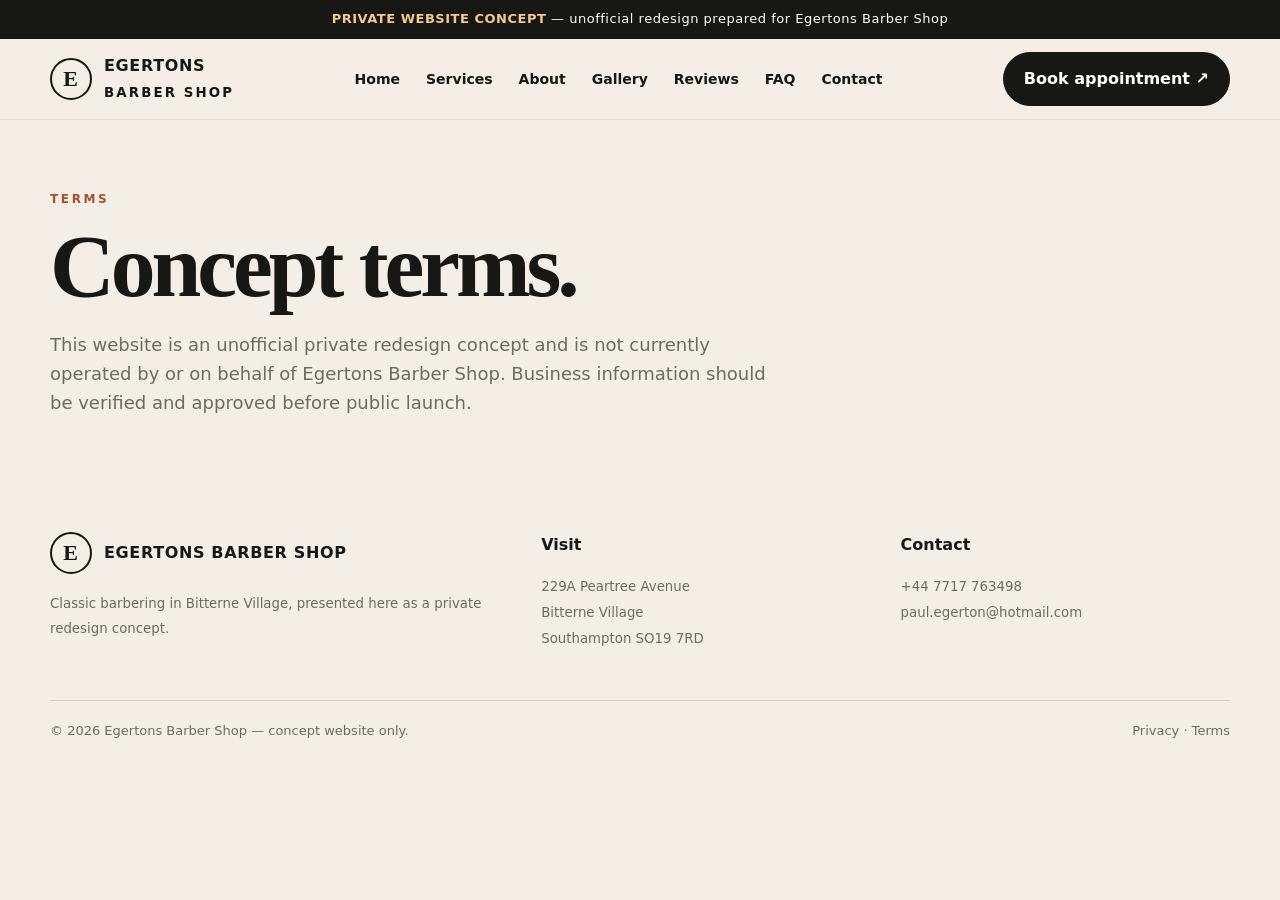
<file: terms.html>
<!doctype html>
<html lang="en">

<head>
    <meta charset="utf-8">
    <meta name="viewport" content="width=device-width,initial-scale=1">
    <title>Terms | Egertons Barber Shop</title>
    <meta name="description" content="Egertons Barber Shop concept website">
    <link rel="stylesheet" href="assets/css/styles.css">
</head>

<body>
    <div class="demo-bar"><strong>PRIVATE WEBSITE CONCEPT</strong> — unofficial redesign prepared for Egertons Barber
        Shop</div>
    <header class="site-header">
        <div class="container nav"><a class="brand" href="index.html"><span
                    class="mark">E</span><span>EGERTONS<br><small style="font-weight:600;letter-spacing:.16em">BARBER
                        SHOP</small></span></a>
            <nav class="nav-links"><a href="index.html">Home</a><a href="services.html">Services</a><a
                    href="about.html">About</a><a href="gallery.html">Gallery</a><a href="reviews.html">Reviews</a><a
                    href="faq.html">FAQ</a><a href="contact.html">Contact</a></nav><a class="btn btn-dark"
                href="https://barbershop6829.setmore.com/" target="_blank" rel="noopener">Book appointment ↗</a><button
                class="menu" aria-label="Open navigation">☰</button>
        </div>
    </header>
    <main>
        <section class="page-hero">
            <div class="container">
                <div class="eyebrow">Terms</div>
                <h1>Concept terms.</h1>
                <p>This website is an unofficial private redesign concept and is not currently operated by or on behalf
                    of Egertons Barber Shop. Business information should be verified and approved before public launch.
                </p>
            </div>
        </section>
    </main>
    <footer class="footer">
        <div class="container">
            <div class="footer-grid">
                <div>
                    <div class="brand"><span class="mark">E</span><span>EGERTONS BARBER SHOP</span></div>
                    <p><small>Classic barbering in Bitterne Village, presented here as a private redesign
                            concept.</small></p>
                </div>
                <div><strong>Visit</strong>
                    <p><small>229A Peartree Avenue<br>Bitterne Village<br>Southampton SO19 7RD</small></p>
                </div>
                <div><strong>Contact</strong>
                    <p><small>+44 7717 763498<br>paul.egerton@hotmail.com</small></p>
                </div>
            </div>
            <div class="subfooter"><span>© 2026 Egertons Barber Shop — concept website only.</span><span><a
                        href="privacy.html">Privacy</a> · <a href="terms.html">Terms</a></span></div>
        </div>
    </footer><a class="btn btn-dark mobile-book" href="https://barbershop6829.setmore.com/" target="_blank"
        rel="noopener">Book appointment ↗</a>
    <script src="assets/js/site.js"></script>
</body>

</html>
</file>
<file: assets/css/styles.css>
:root{
  --ink:#171714;--paper:#f4efe6;--cream:#fffaf2;--rust:#a94f2d;--sage:#75806a;--gold:#c79b5b;--muted:#6f6a61;--line:#d8d0c4;--shadow:0 24px 80px rgba(23,23,20,.12);--radius:28px
}
*{box-sizing:border-box}html{scroll-behavior:smooth}body{margin:0;font-family:Inter,ui-sans-serif,system-ui,-apple-system,BlinkMacSystemFont,"Segoe UI",sans-serif;background:var(--paper);color:var(--ink);line-height:1.6}a{color:inherit;text-decoration:none}img{max-width:100%;display:block}button,input,textarea{font:inherit}
.container{width:min(1180px,calc(100% - 32px));margin:auto}.demo-bar{background:var(--ink);color:#fff;padding:9px 16px;text-align:center;font-size:13px;letter-spacing:.04em}.demo-bar strong{color:#f4c98f}.site-header{position:sticky;top:0;z-index:30;background:rgba(244,239,230,.94);backdrop-filter:blur(14px);border-bottom:1px solid rgba(23,23,20,.08)}.nav{min-height:80px;display:flex;align-items:center;justify-content:space-between;gap:24px}.brand{display:flex;align-items:center;gap:12px;font-weight:900;letter-spacing:.04em}.mark{width:42px;height:42px;border:2px solid var(--ink);border-radius:50%;display:grid;place-items:center;font-family:Georgia,serif;font-size:22px}.nav-links{display:flex;gap:26px;align-items:center;font-size:14px;font-weight:700}.nav-links a:hover{color:var(--rust)}.btn{display:inline-flex;align-items:center;justify-content:center;gap:10px;border-radius:999px;padding:13px 20px;font-weight:800;border:1px solid var(--ink);transition:.2s ease;cursor:pointer}.btn:hover{transform:translateY(-2px);box-shadow:0 8px 24px rgba(23,23,20,.12)}.btn-dark{background:var(--ink);color:#fff}.btn-light{background:transparent}.menu{display:none;background:none;border:0;font-size:28px}
.hero{padding:76px 0 56px;overflow:hidden}.hero-grid{display:grid;grid-template-columns:1.1fr .9fr;gap:62px;align-items:center}.eyebrow{text-transform:uppercase;letter-spacing:.22em;font-size:12px;font-weight:900;color:var(--rust);margin-bottom:16px}.hero h1,.page-hero h1{font-family:Georgia,"Times New Roman",serif;font-size:clamp(52px,7vw,92px);line-height:.92;margin:0 0 24px;letter-spacing:-.045em}.hero p{font-size:19px;color:var(--muted);max-width:680px}.hero-actions{display:flex;gap:12px;flex-wrap:wrap;margin-top:28px}.meta-row{display:flex;gap:26px;flex-wrap:wrap;margin-top:34px;font-size:14px}.meta-row strong{display:block;font-size:18px}.hero-art{position:relative;min-height:590px}.arch{position:absolute;inset:10px 0 0 46px;background:linear-gradient(160deg,#2c3027 0%,#171714 70%);border-radius:220px 220px 36px 36px;box-shadow:var(--shadow);overflow:hidden}.arch:before{content:"";position:absolute;width:360px;height:360px;border-radius:50%;background:radial-gradient(circle at 35% 35%,#d8b277,#8d5a2b 52%,#171714 53%);right:-60px;top:70px;opacity:.85}.arch:after{content:"EGERTONS";position:absolute;bottom:40px;left:36px;color:#f8efe3;font-family:Georgia,serif;font-size:42px;letter-spacing:.12em;writing-mode:vertical-rl;transform:rotate(180deg);opacity:.95}.photo-card{position:absolute;bottom:24px;left:0;width:64%;background:var(--cream);padding:24px;border-radius:24px;box-shadow:var(--shadow);border:1px solid var(--line)}.photo-card .barber-pole{height:170px;border-radius:18px;background:repeating-linear-gradient(135deg,#f8f2e9 0 22px,#a94f2d 22px 44px,#243a52 44px 66px);border:10px solid #f6efe5;box-shadow:inset 0 0 0 1px rgba(0,0,0,.08)}
.section{padding:88px 0}.section.alt{background:var(--cream)}.section-head{display:flex;justify-content:space-between;gap:24px;align-items:end;margin-bottom:34px}.section h2{font-family:Georgia,serif;font-size:clamp(36px,5vw,58px);line-height:1;margin:0}.section-head p{max-width:560px;color:var(--muted)}.cards{display:grid;grid-template-columns:repeat(3,1fr);gap:18px}.card{background:#fff;border:1px solid var(--line);border-radius:24px;padding:28px;box-shadow:0 10px 30px rgba(23,23,20,.05)}.card .num{font-family:Georgia,serif;font-size:44px;color:var(--rust);line-height:1}.card h3{margin:12px 0 8px;font-size:20px}.card p{color:var(--muted);margin:0}.service-list{display:grid;grid-template-columns:1fr 1fr;gap:10px}.service{display:flex;justify-content:space-between;gap:20px;padding:18px 0;border-bottom:1px solid var(--line)}.service strong{font-size:17px}.service small{display:block;color:var(--muted)}.price{font-family:Georgia,serif;font-size:25px}.quote{background:var(--ink);color:#fff;border-radius:32px;padding:42px}.quote p{font-family:Georgia,serif;font-size:32px;line-height:1.18;margin:0 0 18px}.quote small{color:#d8d0c4}.split{display:grid;grid-template-columns:1fr 1fr;gap:46px;align-items:center}.feature-box{background:var(--sage);color:#fff;border-radius:32px;padding:44px;min-height:390px;display:flex;flex-direction:column;justify-content:flex-end;position:relative;overflow:hidden}.feature-box:before{content:"✂";position:absolute;right:26px;top:10px;font-size:180px;opacity:.14;transform:rotate(-18deg)}.gallery-grid{display:grid;grid-template-columns:2fr 1fr 1fr;grid-auto-rows:220px;gap:14px}.shot{border-radius:22px;overflow:hidden;position:relative;background:linear-gradient(135deg,#36362f,#9d6d49)}.shot:nth-child(2){background:linear-gradient(135deg,#a94f2d,#3b2c24)}.shot:nth-child(3){background:linear-gradient(135deg,#6f7664,#2b2e27)}.shot:nth-child(4){background:linear-gradient(135deg,#c7a36c,#5d3e2a)}.shot:nth-child(5){background:linear-gradient(135deg,#26384d,#1b1b1a)}.shot:first-child{grid-row:span 2}.shot:after{content:"Demo image • replace with shop photography";position:absolute;left:16px;bottom:14px;background:rgba(255,255,255,.9);padding:7px 10px;border-radius:999px;font-size:11px;font-weight:800}.info-grid{display:grid;grid-template-columns:repeat(3,1fr);gap:18px}.info-card{border-top:2px solid var(--ink);padding-top:18px}.info-card h3{font-size:15px;text-transform:uppercase;letter-spacing:.12em}.info-card p{color:var(--muted)}.cta{background:var(--rust);color:#fff;border-radius:36px;padding:54px;display:flex;align-items:center;justify-content:space-between;gap:30px}.cta h2{font-size:48px}.footer{padding:52px 0 24px}.footer-grid{display:grid;grid-template-columns:1.4fr 1fr 1fr;gap:30px}.footer small{color:var(--muted)}.subfooter{margin-top:34px;padding-top:20px;border-top:1px solid var(--line);display:flex;justify-content:space-between;gap:16px;flex-wrap:wrap;color:var(--muted);font-size:13px}
.page-hero{padding:70px 0 44px}.page-hero p{max-width:740px;font-size:18px;color:var(--muted)}.timeline{border-left:1px solid var(--line);padding-left:28px;display:grid;gap:28px}.timeline article{position:relative}.timeline article:before{content:"";position:absolute;width:11px;height:11px;background:var(--rust);border-radius:50%;left:-34px;top:8px}.faq details{border-bottom:1px solid var(--line);padding:18px 0}.faq summary{cursor:pointer;font-weight:800}.contact-grid{display:grid;grid-template-columns:.9fr 1.1fr;gap:28px}.panel{background:#fff;border:1px solid var(--line);border-radius:28px;padding:32px}.form{display:grid;gap:14px}.form input,.form textarea{width:100%;border:1px solid var(--line);background:var(--cream);border-radius:14px;padding:14px}.form textarea{min-height:150px}.notice{padding:14px 16px;border-radius:14px;background:#f7eadf;color:#6e3a23;font-size:14px}.mobile-book{display:none;position:fixed;bottom:14px;left:16px;right:16px;z-index:40}
@media(max-width:900px){.nav-links{display:none;position:absolute;top:80px;left:16px;right:16px;background:var(--cream);border:1px solid var(--line);border-radius:18px;padding:18px;flex-direction:column;align-items:flex-start;box-shadow:var(--shadow)}.nav-links.open{display:flex}.menu{display:block}.nav .btn-dark{display:none}.hero-grid,.split,.contact-grid{grid-template-columns:1fr}.hero-art{min-height:470px}.arch{left:28px}.cards,.info-grid{grid-template-columns:1fr}.service-list{grid-template-columns:1fr}.gallery-grid{grid-template-columns:1fr 1fr;grid-auto-rows:180px}.shot:first-child{grid-row:span 1;grid-column:span 2}.cta{align-items:flex-start;flex-direction:column}.footer-grid{grid-template-columns:1fr}.mobile-book{display:flex}.section{padding:64px 0}.section-head{align-items:flex-start;flex-direction:column}}
@media(max-width:560px){.container{width:min(100% - 22px,1180px)}.hero{padding-top:44px}.hero h1,.page-hero h1{font-size:48px}.hero-art{min-height:380px}.arch{inset:0 0 0 18px;border-radius:160px 160px 30px 30px}.photo-card{width:72%;padding:14px}.photo-card .barber-pole{height:120px}.gallery-grid{grid-template-columns:1fr}.shot:first-child{grid-column:auto}.cta{padding:30px}.cta h2{font-size:38px}.quote p{font-size:26px}}
</file>
